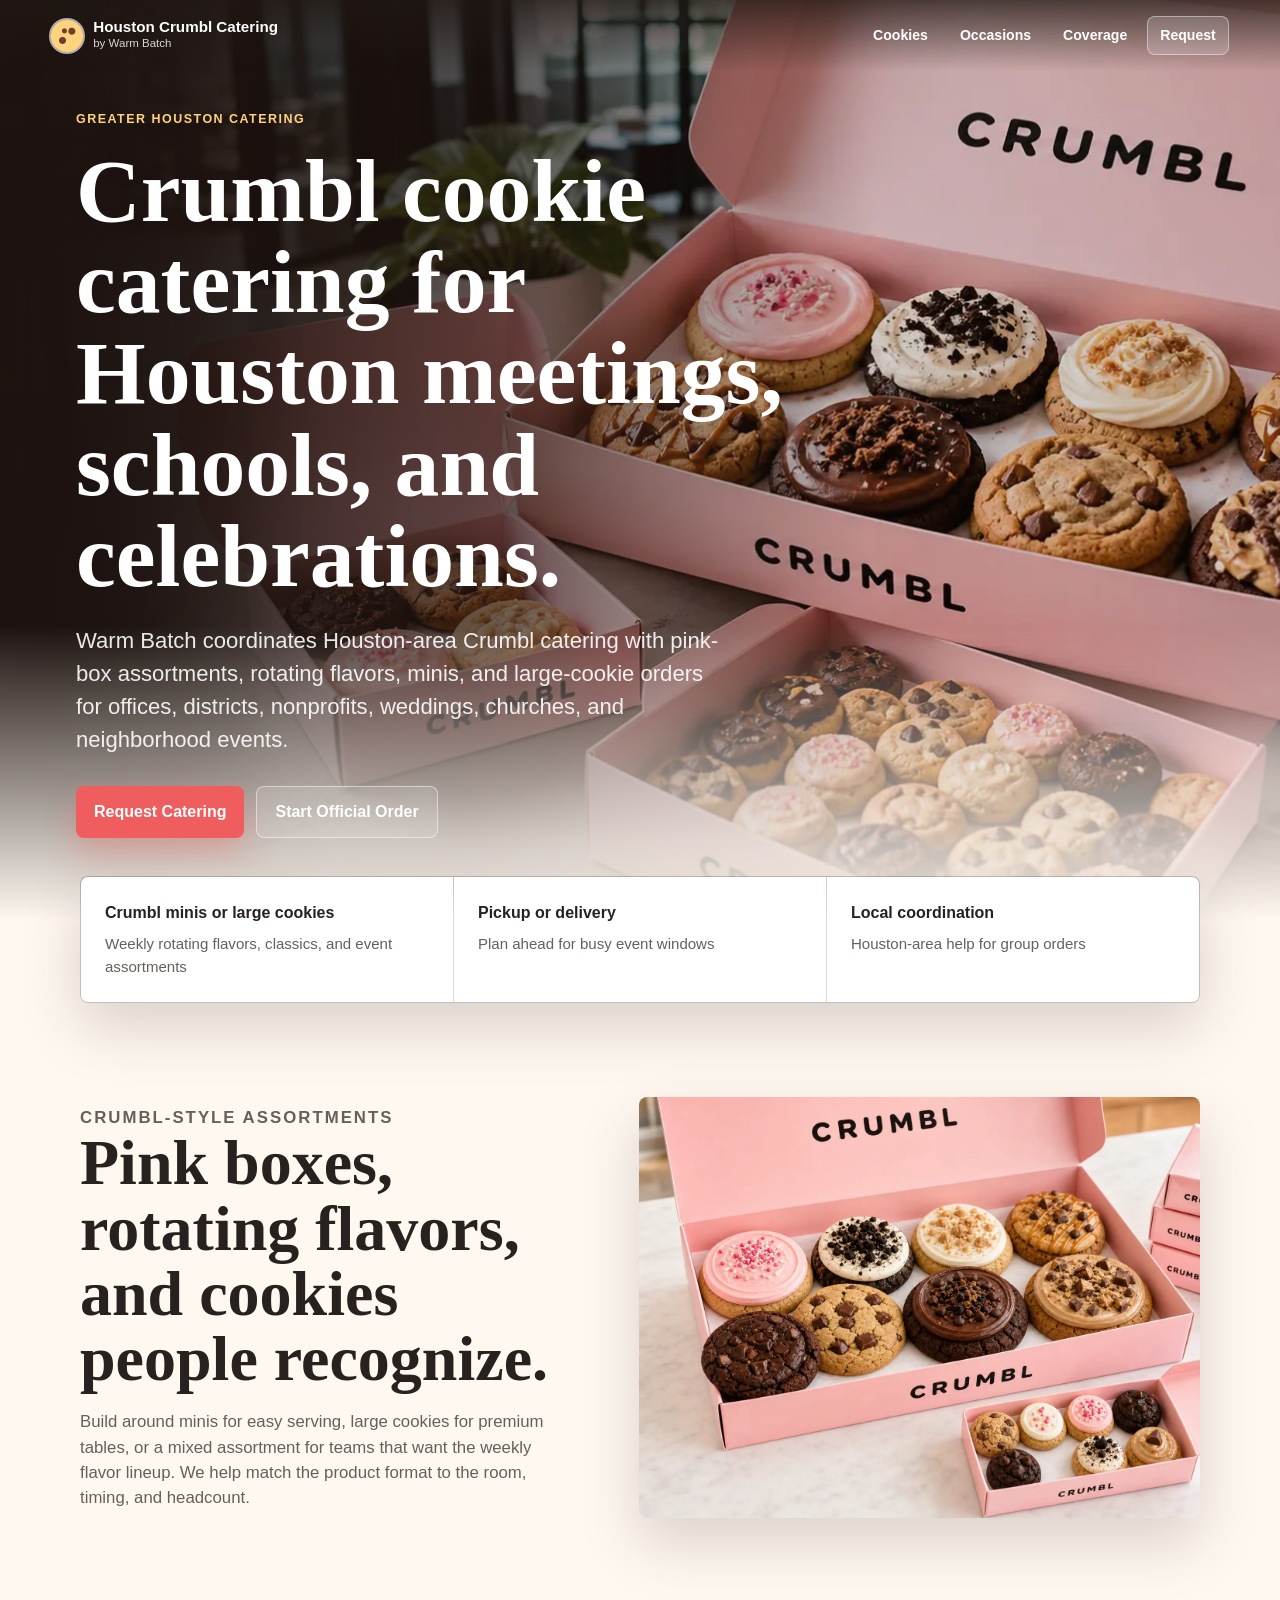
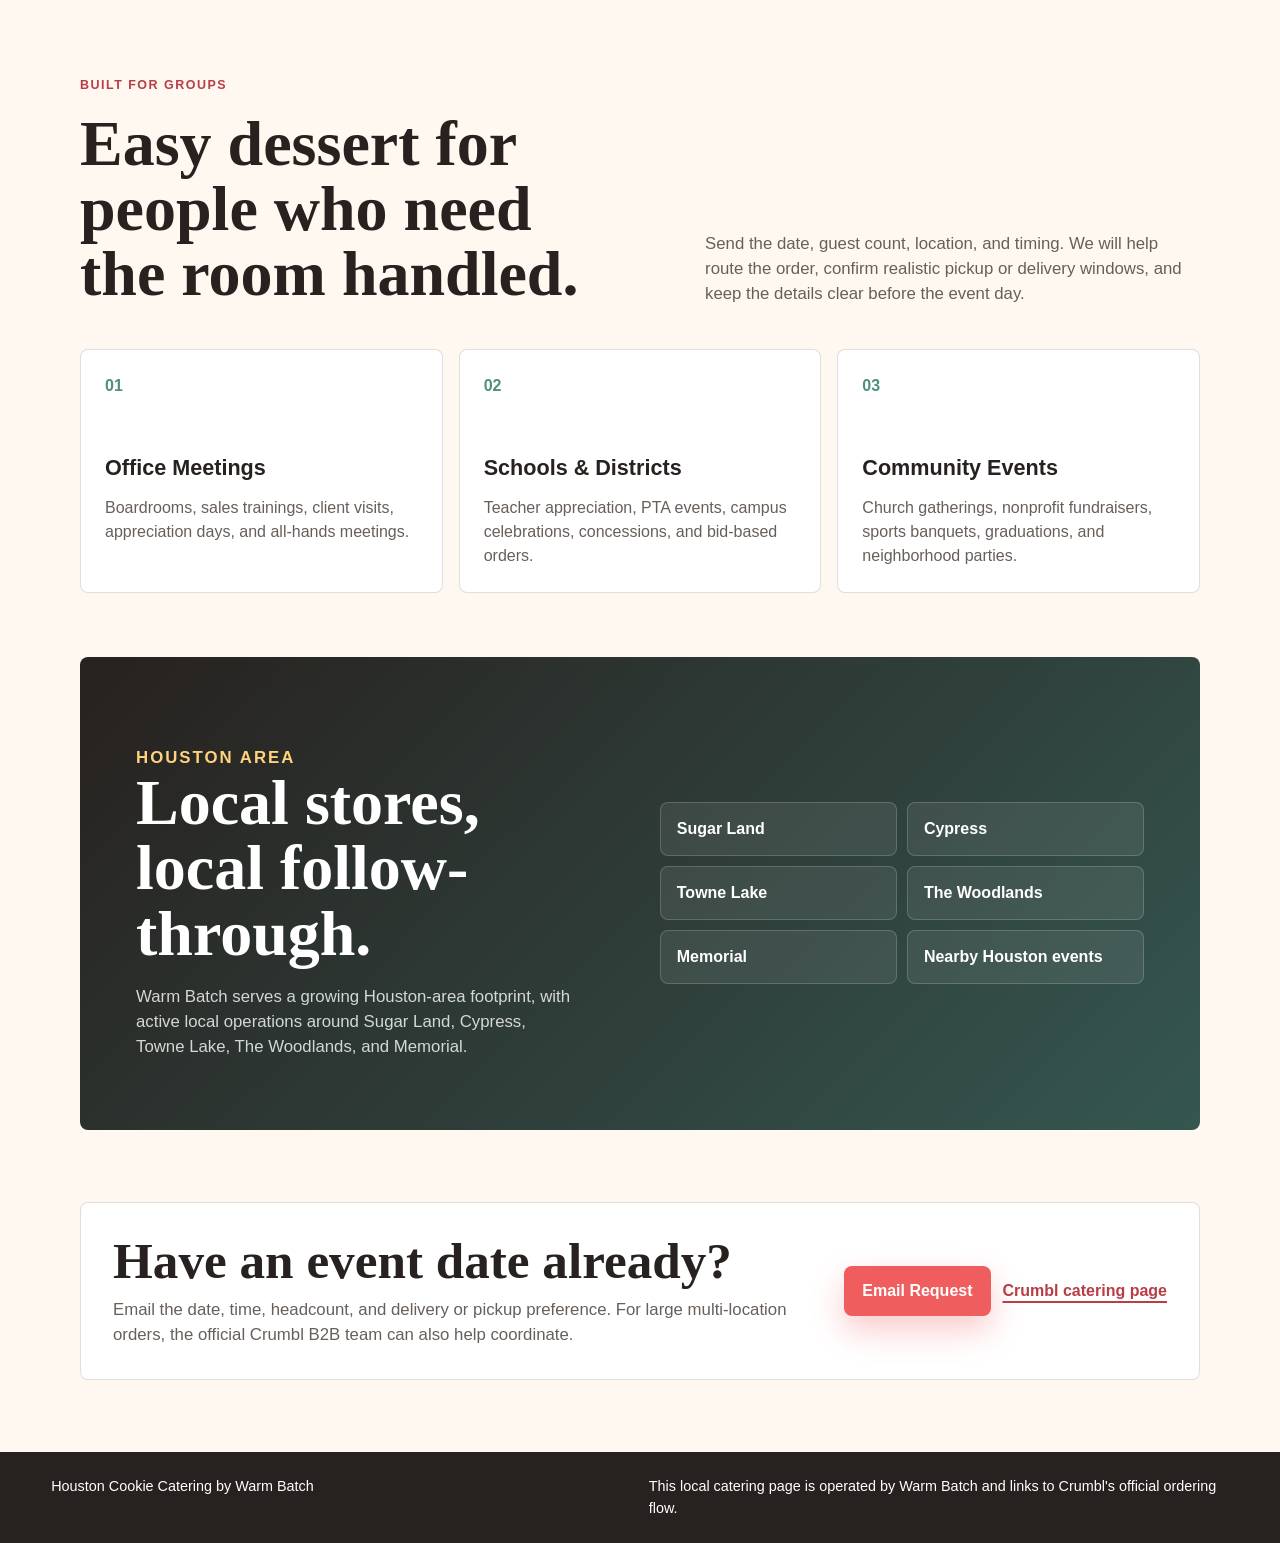
<file: catering/index.html>
<!DOCTYPE html>
<html lang="en">
<head>
    <meta charset="UTF-8">
    <meta name="viewport" content="width=device-width, initial-scale=1.0">
    <title>Houston Cookie Catering | Crumbl Catering by Warm Batch</title>
    <meta name="description" content="Order Crumbl cookie catering in Greater Houston for offices, schools, churches, weddings, and events. Warm Batch helps coordinate pickup, delivery, minis, and large-cookie assortments.">
    <meta name="theme-color" content="#f05d5e">
    <meta property="og:title" content="Houston Cookie Catering | Crumbl Catering by Warm Batch">
    <meta property="og:description" content="Crumbl cookie catering for Houston-area offices, schools, churches, weddings, parties, and events.">
    <meta property="og:type" content="website">
    <meta property="og:url" content="https://houstoncookiecatering.com/catering/">
    <meta property="og:image" content="https://houstoncookiecatering.com/catering/assets/crumbl-branded-catering-hero-og.jpg">
    <meta property="og:site_name" content="Houston Cookie Catering by Warm Batch">
    <link rel="canonical" href="https://houstoncookiecatering.com/catering/">
    <link rel="icon" href="/favicon.svg" type="image/svg+xml">
    <link rel="alternate icon" href="/favicon.ico">
    <link rel="preload" as="image" href="assets/crumbl-branded-catering-hero.webp">
    <link rel="stylesheet" href="crumbl-catering.css">
    <script type="application/ld+json">
    {
        "@context": "https://schema.org",
        "@graph": [
            {
                "@type": "Organization",
                "@id": "https://houstoncookiecatering.com/#organization",
                "name": "Warm Batch",
                "url": "https://houstoncookiecatering.com/",
                "email": "ricky@warmbatch.com",
                "contactPoint": {
                    "@type": "ContactPoint",
                    "email": "ricky@warmbatch.com",
                    "contactType": "Houston catering requests",
                    "areaServed": "Greater Houston"
                }
            },
            {
                "@type": "WebSite",
                "@id": "https://houstoncookiecatering.com/#website",
                "url": "https://houstoncookiecatering.com/",
                "name": "Houston Cookie Catering by Warm Batch",
                "publisher": {
                    "@id": "https://houstoncookiecatering.com/#organization"
                }
            },
            {
                "@type": "WebPage",
                "@id": "https://houstoncookiecatering.com/catering/#webpage",
                "url": "https://houstoncookiecatering.com/catering/",
                "name": "Houston Cookie Catering | Crumbl Catering by Warm Batch",
                "description": "Order Crumbl cookie catering in Greater Houston for offices, schools, churches, weddings, and events.",
                "isPartOf": {
                    "@id": "https://houstoncookiecatering.com/#website"
                },
                "about": {
                    "@id": "https://houstoncookiecatering.com/catering/#service"
                },
                "primaryImageOfPage": {
                    "@type": "ImageObject",
                    "url": "https://houstoncookiecatering.com/catering/assets/crumbl-branded-catering-hero-og.jpg"
                },
                "inLanguage": "en-US"
            },
            {
                "@type": "Service",
                "@id": "https://houstoncookiecatering.com/catering/#service",
                "name": "Crumbl cookie catering in Houston",
                "serviceType": "Cookie catering",
                "provider": {
                    "@id": "https://houstoncookiecatering.com/#organization"
                },
                "areaServed": [
                    {
                        "@type": "City",
                        "name": "Houston"
                    },
                    {
                        "@type": "Place",
                        "name": "Sugar Land"
                    },
                    {
                        "@type": "Place",
                        "name": "Cypress"
                    },
                    {
                        "@type": "Place",
                        "name": "Towne Lake"
                    },
                    {
                        "@type": "Place",
                        "name": "The Woodlands"
                    },
                    {
                        "@type": "Place",
                        "name": "Memorial"
                    }
                ],
                "url": "https://houstoncookiecatering.com/catering/",
                "image": "https://houstoncookiecatering.com/catering/assets/crumbl-branded-catering-hero-og.jpg",
                "brand": {
                    "@type": "Brand",
                    "name": "Crumbl",
                    "url": "https://crumblcookies.com/"
                },
                "hasOfferCatalog": {
                    "@type": "OfferCatalog",
                    "name": "Cookie catering formats",
                    "itemListElement": [
                        {
                            "@type": "Offer",
                            "itemOffered": {
                                "@type": "Service",
                                "name": "Crumbl mini cookie catering"
                            }
                        },
                        {
                            "@type": "Offer",
                            "itemOffered": {
                                "@type": "Service",
                                "name": "Large Crumbl cookie catering orders"
                            }
                        },
                        {
                            "@type": "Offer",
                            "itemOffered": {
                                "@type": "Service",
                                "name": "Mixed event assortments with rotating flavors"
                            }
                        }
                    ]
                }
            }
        ]
    }
    </script>
</head>
<body>
    <header class="site-header" aria-label="Primary">
        <a class="brand" href="#top" aria-label="Houston Cookie Catering home">
            <span class="brand-mark" aria-hidden="true"></span>
            <span>
                <strong>Houston Crumbl Catering</strong>
                <small>by Warm Batch</small>
            </span>
        </a>
        <nav>
            <a href="#products">Cookies</a>
            <a href="#occasions">Occasions</a>
            <a href="#coverage">Coverage</a>
            <a class="nav-cta" href="mailto:ricky@warmbatch.com?subject=Houston%20cookie%20catering%20request&body=Event%20date%3A%0AGuest%20count%3A%0ADelivery%20or%20pickup%3A%0AEvent%20location%3A%0ANotes%3A">Request</a>
        </nav>
    </header>

    <main id="top">
        <section class="hero" aria-label="Houston cookie catering">
            <div class="hero-bg" aria-hidden="true"></div>
            <div class="hero-copy">
                <p class="eyebrow">Greater Houston catering</p>
                <h1>Crumbl cookie catering for Houston meetings, schools, and celebrations.</h1>
                <p class="lede">Warm Batch coordinates Houston-area Crumbl catering with pink-box assortments, rotating flavors, minis, and large-cookie orders for offices, districts, nonprofits, weddings, churches, and neighborhood events.</p>
                <div class="actions" aria-label="Catering actions">
                    <a class="button primary" href="mailto:ricky@warmbatch.com?subject=Houston%20cookie%20catering%20request&body=Event%20date%3A%0AGuest%20count%3A%0ADelivery%20or%20pickup%3A%0AEvent%20location%3A%0ACompany%20or%20organization%3A%0AFlavor%20preferences%3A%0ANotes%3A">Request Catering</a>
                    <a class="button secondary" href="https://crumblcookies.com/catering" rel="noopener">Start Official Order</a>
                </div>
            </div>
        </section>

        <section class="quick-strip" aria-label="Quick catering details">
            <div>
                <strong>Crumbl minis or large cookies</strong>
                <span>Weekly rotating flavors, classics, and event assortments</span>
            </div>
            <div>
                <strong>Pickup or delivery</strong>
                <span>Plan ahead for busy event windows</span>
            </div>
            <div>
                <strong>Local coordination</strong>
                <span>Houston-area help for group orders</span>
            </div>
        </section>

        <section class="product-showcase" id="products">
            <div class="product-copy">
                <p class="eyebrow">Crumbl-style assortments</p>
                <h2>Pink boxes, rotating flavors, and cookies people recognize.</h2>
                <p>Build around minis for easy serving, large cookies for premium tables, or a mixed assortment for teams that want the weekly flavor lineup. We help match the product format to the room, timing, and headcount.</p>
            </div>
            <img src="assets/crumbl-branded-product-assortment.webp" alt="Assorted Crumbl-style frosted cookies and minis arranged in branded pale pink catering boxes" width="1448" height="1086" loading="lazy">
        </section>

        <section class="section" id="occasions">
            <div class="section-kicker">Built For Groups</div>
            <div class="section-heading">
                <h2>Easy dessert for people who need the room handled.</h2>
                <p>Send the date, guest count, location, and timing. We will help route the order, confirm realistic pickup or delivery windows, and keep the details clear before the event day.</p>
            </div>
            <div class="occasion-grid">
                <article>
                    <span>01</span>
                    <h3>Office Meetings</h3>
                    <p>Boardrooms, sales trainings, client visits, appreciation days, and all-hands meetings.</p>
                </article>
                <article>
                    <span>02</span>
                    <h3>Schools & Districts</h3>
                    <p>Teacher appreciation, PTA events, campus celebrations, concessions, and bid-based orders.</p>
                </article>
                <article>
                    <span>03</span>
                    <h3>Community Events</h3>
                    <p>Church gatherings, nonprofit fundraisers, sports banquets, graduations, and neighborhood parties.</p>
                </article>
            </div>
        </section>

        <section class="coverage" id="coverage">
            <div>
                <p class="eyebrow">Houston area</p>
                <h2>Local stores, local follow-through.</h2>
                <p>Warm Batch serves a growing Houston-area footprint, with active local operations around Sugar Land, Cypress, Towne Lake, The Woodlands, and Memorial.</p>
            </div>
            <ul class="coverage-list" aria-label="Service areas">
                <li>Sugar Land</li>
                <li>Cypress</li>
                <li>Towne Lake</li>
                <li>The Woodlands</li>
                <li>Memorial</li>
                <li>Nearby Houston events</li>
            </ul>
        </section>

        <section class="request-band" aria-label="Request catering">
            <div>
                <h2>Have an event date already?</h2>
                <p>Email the date, time, headcount, and delivery or pickup preference. For large multi-location orders, the official Crumbl B2B team can also help coordinate.</p>
            </div>
            <div class="request-actions">
                <a class="button primary" href="mailto:ricky@warmbatch.com?subject=Houston%20cookie%20catering%20request&body=Event%20date%3A%0AEvent%20time%3A%0AGuest%20count%3A%0ADelivery%20or%20pickup%3A%0AEvent%20address%3A%0ACompany%20or%20organization%3A%0ANotes%3A">Email Request</a>
                <a class="text-link" href="https://crumblcookies.com/catering" rel="noopener">Crumbl catering page</a>
            </div>
        </section>
    </main>

    <footer>
        <p>Houston Cookie Catering by Warm Batch</p>
        <p>This local catering page is operated by Warm Batch and links to Crumbl's official ordering flow.</p>
    </footer>
</body>
</html>
</file>
<file: catering/crumbl-catering.css>
:root {
    --ink: #27211f;
    --muted: #675f5a;
    --paper: #fff8f1;
    --surface: #ffffff;
    --coral: #f05d5e;
    --coral-dark: #b93d45;
    --mint: #4e8f7f;
    --butter: #ffd37e;
    --line: rgba(39, 33, 31, 0.14);
    --shadow: 0 24px 60px rgba(49, 31, 22, 0.18);
}

* {
    box-sizing: border-box;
}

html {
    scroll-behavior: smooth;
}

body {
    margin: 0;
    color: var(--ink);
    background: var(--paper);
    font-family: Avenir Next, Trebuchet MS, Segoe UI, sans-serif;
    line-height: 1.5;
}

a {
    color: inherit;
}

.site-header {
    position: fixed;
    top: 0;
    left: 0;
    right: 0;
    z-index: 10;
    display: flex;
    align-items: center;
    justify-content: space-between;
    gap: 24px;
    padding: 16px clamp(18px, 4vw, 56px);
    color: #fff;
    background: linear-gradient(180deg, rgba(32, 24, 20, 0.74), rgba(32, 24, 20, 0));
}

.brand {
    display: inline-flex;
    align-items: center;
    gap: 10px;
    min-width: 0;
    text-decoration: none;
}

.brand-mark {
    width: 32px;
    height: 32px;
    flex: 0 0 auto;
    border-radius: 50%;
    background:
        radial-gradient(circle at 65% 35%, #6b3f2c 0 3px, transparent 4px),
        radial-gradient(circle at 36% 64%, #6b3f2c 0 3px, transparent 4px),
        radial-gradient(circle at 42% 34%, #6b3f2c 0 2px, transparent 3px),
        var(--butter);
    box-shadow: 0 0 0 2px rgba(255, 255, 255, 0.65);
}

.brand strong,
.brand small {
    display: block;
    white-space: nowrap;
}

.brand strong {
    font-size: 0.95rem;
    line-height: 1.1;
}

.brand small {
    font-size: 0.72rem;
    opacity: 0.82;
}

nav {
    display: flex;
    align-items: center;
    gap: 8px;
}

nav a {
    padding: 8px 12px;
    border-radius: 8px;
    color: #fff;
    font-size: 0.88rem;
    font-weight: 700;
    text-decoration: none;
}

.nav-cta {
    border: 1px solid rgba(255, 255, 255, 0.42);
    background: rgba(255, 255, 255, 0.18);
}

.hero {
    position: relative;
    min-height: 82vh;
    display: flex;
    align-items: center;
    padding: 110px clamp(20px, 6vw, 76px) 82px;
    color: #fff;
    overflow: hidden;
}

.hero-bg {
    position: absolute;
    inset: 0;
    background:
        linear-gradient(90deg, rgba(35, 22, 18, 0.82) 0%, rgba(35, 22, 18, 0.68) 37%, rgba(35, 22, 18, 0.18) 68%),
        url("assets/crumbl-branded-catering-hero.webp") center / cover no-repeat;
    transform: scale(1.02);
}

.hero::after {
    content: "";
    position: absolute;
    inset: auto 0 0;
    height: 32%;
    background: linear-gradient(180deg, rgba(255, 248, 241, 0), var(--paper));
}

.hero-copy {
    position: relative;
    z-index: 1;
    width: min(760px, 100%);
}

.eyebrow,
.section-kicker {
    margin: 0 0 16px;
    color: var(--butter);
    font-size: 0.78rem;
    font-weight: 900;
    letter-spacing: 0.12em;
    text-transform: uppercase;
}

.hero h1,
.section h2,
.coverage h2,
.request-band h2 {
    margin: 0;
    letter-spacing: 0;
    line-height: 1.02;
}

.hero h1 {
    max-width: 730px;
    font-family: Georgia, Cambria, serif;
    font-size: clamp(2.75rem, 7vw, 6.6rem);
    font-weight: 800;
}

.lede {
    max-width: 650px;
    margin: 22px 0 0;
    color: rgba(255, 255, 255, 0.9);
    font-size: clamp(1.05rem, 2vw, 1.38rem);
}

.actions,
.request-actions {
    display: flex;
    flex-wrap: wrap;
    gap: 12px;
    margin-top: 30px;
}

.button {
    display: inline-flex;
    min-height: 48px;
    align-items: center;
    justify-content: center;
    padding: 13px 18px;
    border-radius: 8px;
    font-weight: 900;
    text-decoration: none;
    transition: transform 160ms ease, box-shadow 160ms ease;
}

.button:hover {
    transform: translateY(-2px);
}

.primary {
    color: #fff;
    background: var(--coral);
    box-shadow: 0 14px 32px rgba(240, 93, 94, 0.32);
}

.secondary {
    color: #fff;
    border: 1px solid rgba(255, 255, 255, 0.48);
    background: rgba(255, 255, 255, 0.13);
}

.quick-strip {
    position: relative;
    z-index: 2;
    width: min(1120px, calc(100% - 36px));
    display: grid;
    grid-template-columns: repeat(3, 1fr);
    gap: 1px;
    margin: -44px auto 0;
    overflow: hidden;
    border: 1px solid var(--line);
    border-radius: 8px;
    background: var(--line);
    box-shadow: var(--shadow);
}

.quick-strip div {
    min-height: 116px;
    padding: 24px;
    background: var(--surface);
}

.quick-strip strong,
.quick-strip span {
    display: block;
}

.quick-strip strong {
    font-size: 1rem;
}

.quick-strip span {
    margin-top: 8px;
    color: var(--muted);
    font-size: 0.94rem;
}

.section,
.product-showcase,
.coverage,
.request-band {
    width: min(1120px, calc(100% - 36px));
    margin: 0 auto;
}

.section,
.product-showcase {
    padding: 94px 0 64px;
}

.section-kicker {
    color: var(--coral-dark);
}

.section-heading {
    display: grid;
    grid-template-columns: minmax(0, 1.05fr) minmax(280px, 0.95fr);
    gap: clamp(28px, 7vw, 78px);
    align-items: end;
}

.section h2,
.product-showcase h2,
.coverage h2,
.request-band h2 {
    font-family: Georgia, Cambria, serif;
    font-size: clamp(2.15rem, 5vw, 4.4rem);
}

.section-heading p,
.product-showcase p,
.coverage p,
.request-band p {
    margin: 0;
    color: var(--muted);
    font-size: 1.05rem;
}

.product-showcase {
    display: grid;
    grid-template-columns: minmax(0, 0.86fr) minmax(300px, 1fr);
    gap: clamp(28px, 6vw, 76px);
    align-items: center;
}

.product-copy {
    max-width: 520px;
}

.product-showcase h2 {
    margin: 0;
    line-height: 1.02;
}

.product-showcase p:not(.eyebrow) {
    margin-top: 18px;
}

.product-showcase img {
    display: block;
    width: 100%;
    height: auto;
    aspect-ratio: 4 / 3;
    object-fit: cover;
    border-radius: 8px;
    box-shadow: var(--shadow);
}

.occasion-grid {
    display: grid;
    grid-template-columns: repeat(3, 1fr);
    gap: 16px;
    margin-top: 42px;
}

.occasion-grid article {
    min-height: 242px;
    padding: 24px;
    border: 1px solid var(--line);
    border-radius: 8px;
    background: #fff;
}

.occasion-grid span {
    display: inline-block;
    color: var(--mint);
    font-weight: 900;
}

.occasion-grid h3 {
    margin: 54px 0 12px;
    font-size: 1.35rem;
}

.occasion-grid p {
    margin: 0;
    color: var(--muted);
}

.coverage {
    display: grid;
    grid-template-columns: minmax(0, 0.9fr) minmax(280px, 1fr);
    gap: clamp(30px, 7vw, 88px);
    align-items: center;
    padding: 70px clamp(22px, 5vw, 56px);
    border-radius: 8px;
    color: #fff;
    background:
        linear-gradient(135deg, rgba(39, 33, 31, 0.94), rgba(51, 82, 76, 0.92)),
        linear-gradient(135deg, var(--ink), var(--mint));
}

.coverage .eyebrow {
    color: var(--butter);
}

.coverage p {
    margin-top: 18px;
    color: rgba(255, 255, 255, 0.8);
}

.coverage-list {
    display: grid;
    grid-template-columns: repeat(2, minmax(0, 1fr));
    gap: 10px;
    margin: 0;
    padding: 0;
    list-style: none;
}

.coverage-list li {
    padding: 14px 16px;
    border: 1px solid rgba(255, 255, 255, 0.18);
    border-radius: 8px;
    background: rgba(255, 255, 255, 0.08);
    font-weight: 800;
}

.request-band {
    display: flex;
    align-items: center;
    justify-content: space-between;
    gap: 30px;
    margin-top: 72px;
    margin-bottom: 72px;
    padding: 32px;
    border: 1px solid var(--line);
    border-radius: 8px;
    background: #fff;
}

.request-band h2 {
    font-size: clamp(1.8rem, 4vw, 3.2rem);
}

.request-band p {
    max-width: 680px;
    margin-top: 10px;
}

.request-actions {
    flex: 0 0 auto;
    justify-content: flex-end;
    margin-top: 0;
}

.text-link {
    display: inline-flex;
    align-items: center;
    min-height: 48px;
    color: var(--coral-dark);
    font-weight: 900;
    text-decoration-thickness: 2px;
    text-underline-offset: 5px;
}

footer {
    display: flex;
    justify-content: space-between;
    gap: 20px;
    padding: 24px clamp(18px, 4vw, 56px);
    color: #fff;
    background: var(--ink);
}

footer p {
    max-width: 580px;
    margin: 0;
    font-size: 0.9rem;
}

@media (max-width: 820px) {
    .site-header {
        position: absolute;
        align-items: flex-start;
        padding: 14px 16px;
    }

    nav {
        gap: 2px;
    }

    nav a:not(.nav-cta) {
        display: none;
    }

    .brand strong {
        white-space: normal;
    }

    .hero {
        min-height: 80vh;
        padding: 100px 18px 78px;
    }

    .hero-bg {
        background:
            linear-gradient(90deg, rgba(35, 22, 18, 0.86), rgba(35, 22, 18, 0.46)),
            url("assets/crumbl-branded-catering-hero.webp") center right 38% / cover no-repeat;
    }

    .quick-strip,
    .section-heading,
    .product-showcase,
    .occasion-grid,
    .coverage {
        grid-template-columns: 1fr;
    }

    .quick-strip {
        margin-top: -28px;
    }

    .quick-strip div {
        min-height: auto;
        padding: 18px;
    }

    .section {
        padding-top: 70px;
    }

    .occasion-grid article {
        min-height: 190px;
    }

    .occasion-grid h3 {
        margin-top: 36px;
    }

    .coverage-list {
        grid-template-columns: 1fr;
    }

    .request-band,
    footer {
        display: block;
    }

    .request-actions {
        margin-top: 22px;
        justify-content: flex-start;
    }

    footer p + p {
        margin-top: 10px;
    }
}

@media (max-width: 460px) {
    .hero h1 {
        font-size: 2.48rem;
    }

    .button,
    .text-link {
        width: 100%;
    }

    .actions,
    .request-actions {
        gap: 10px;
    }
}
</file>
